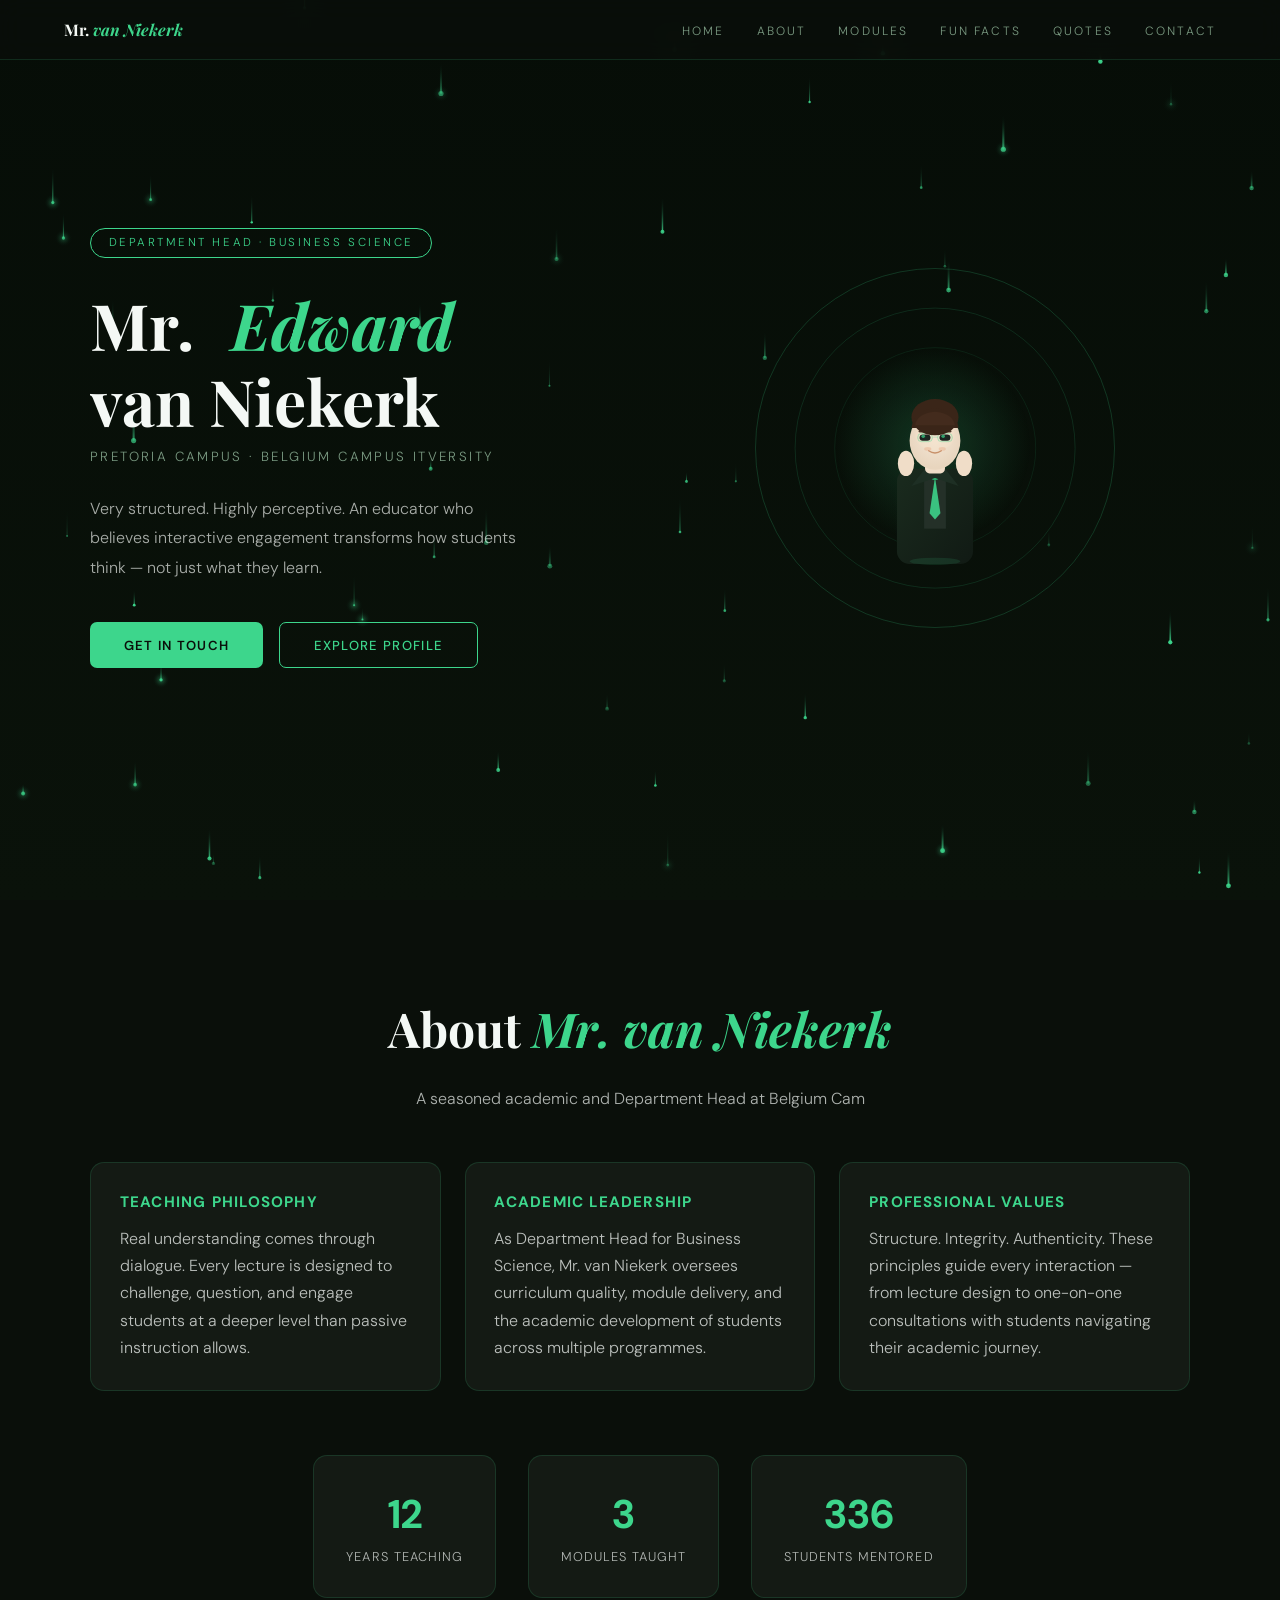
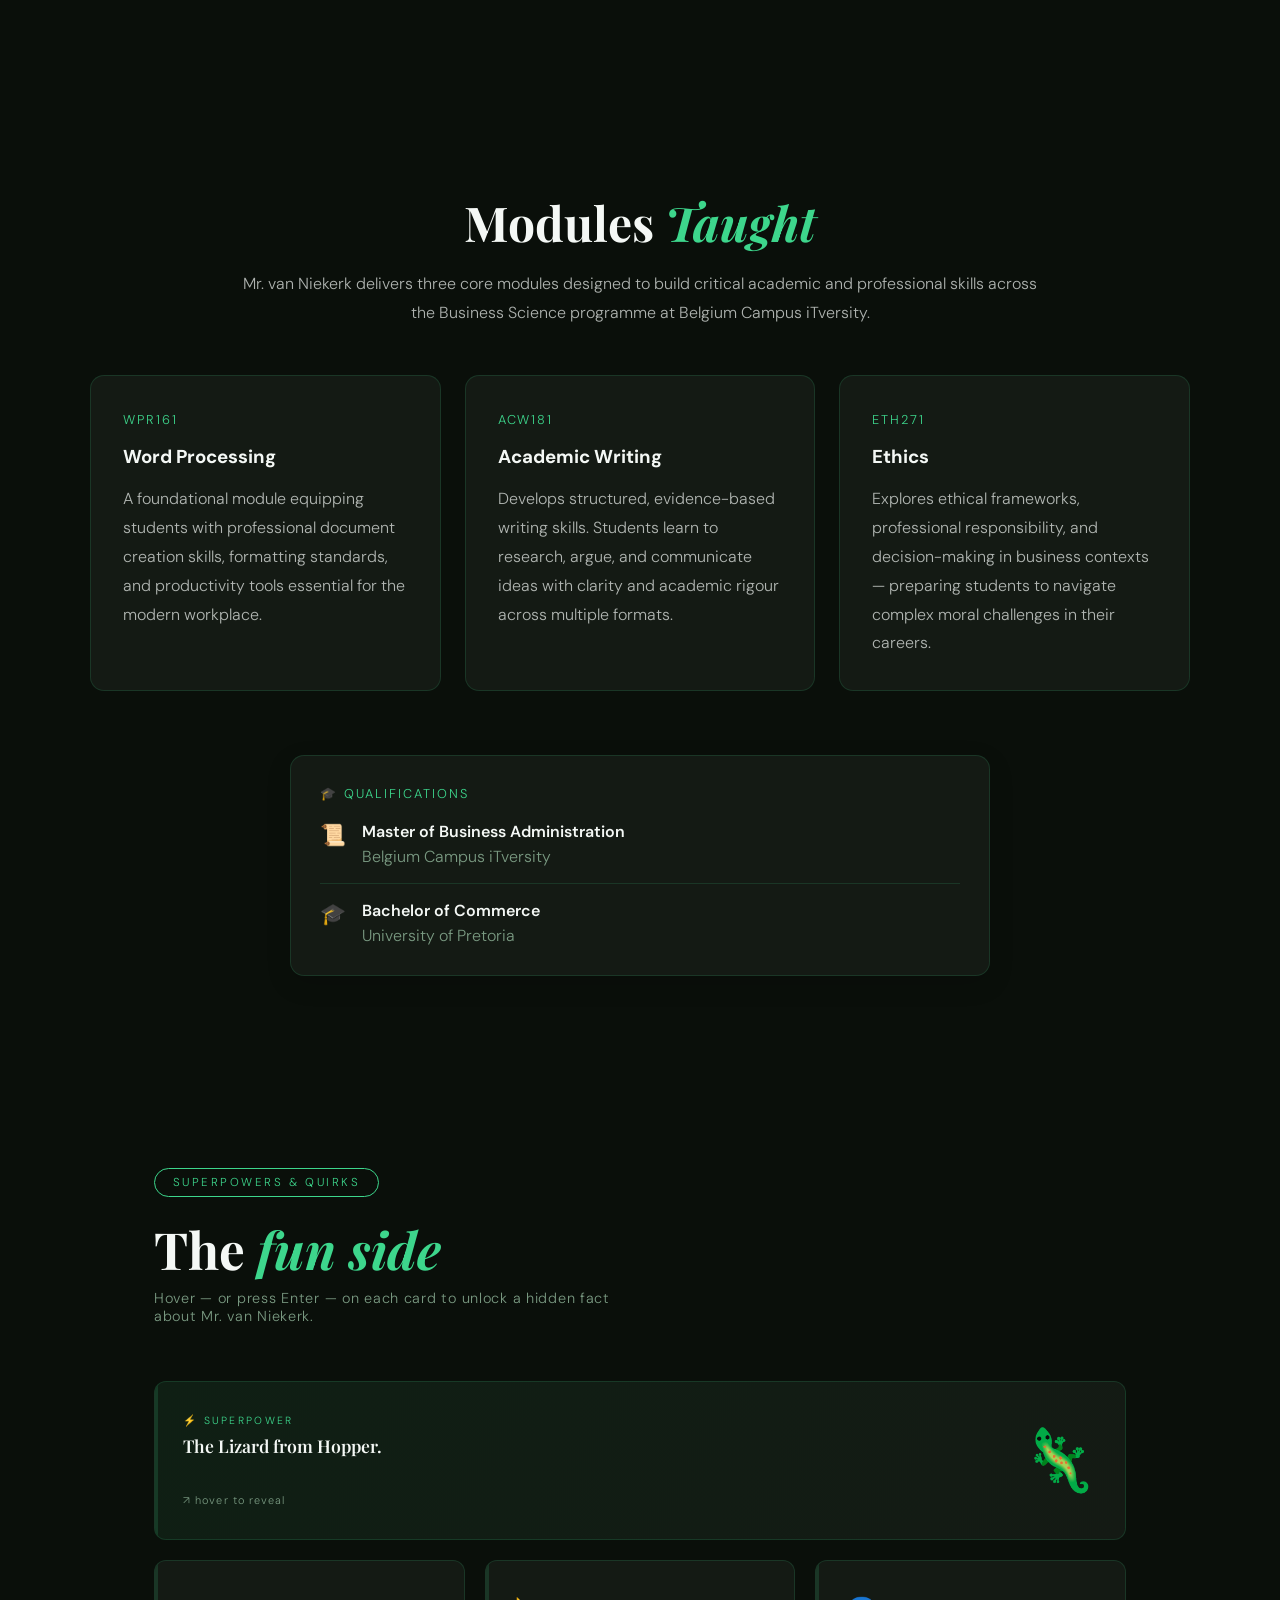
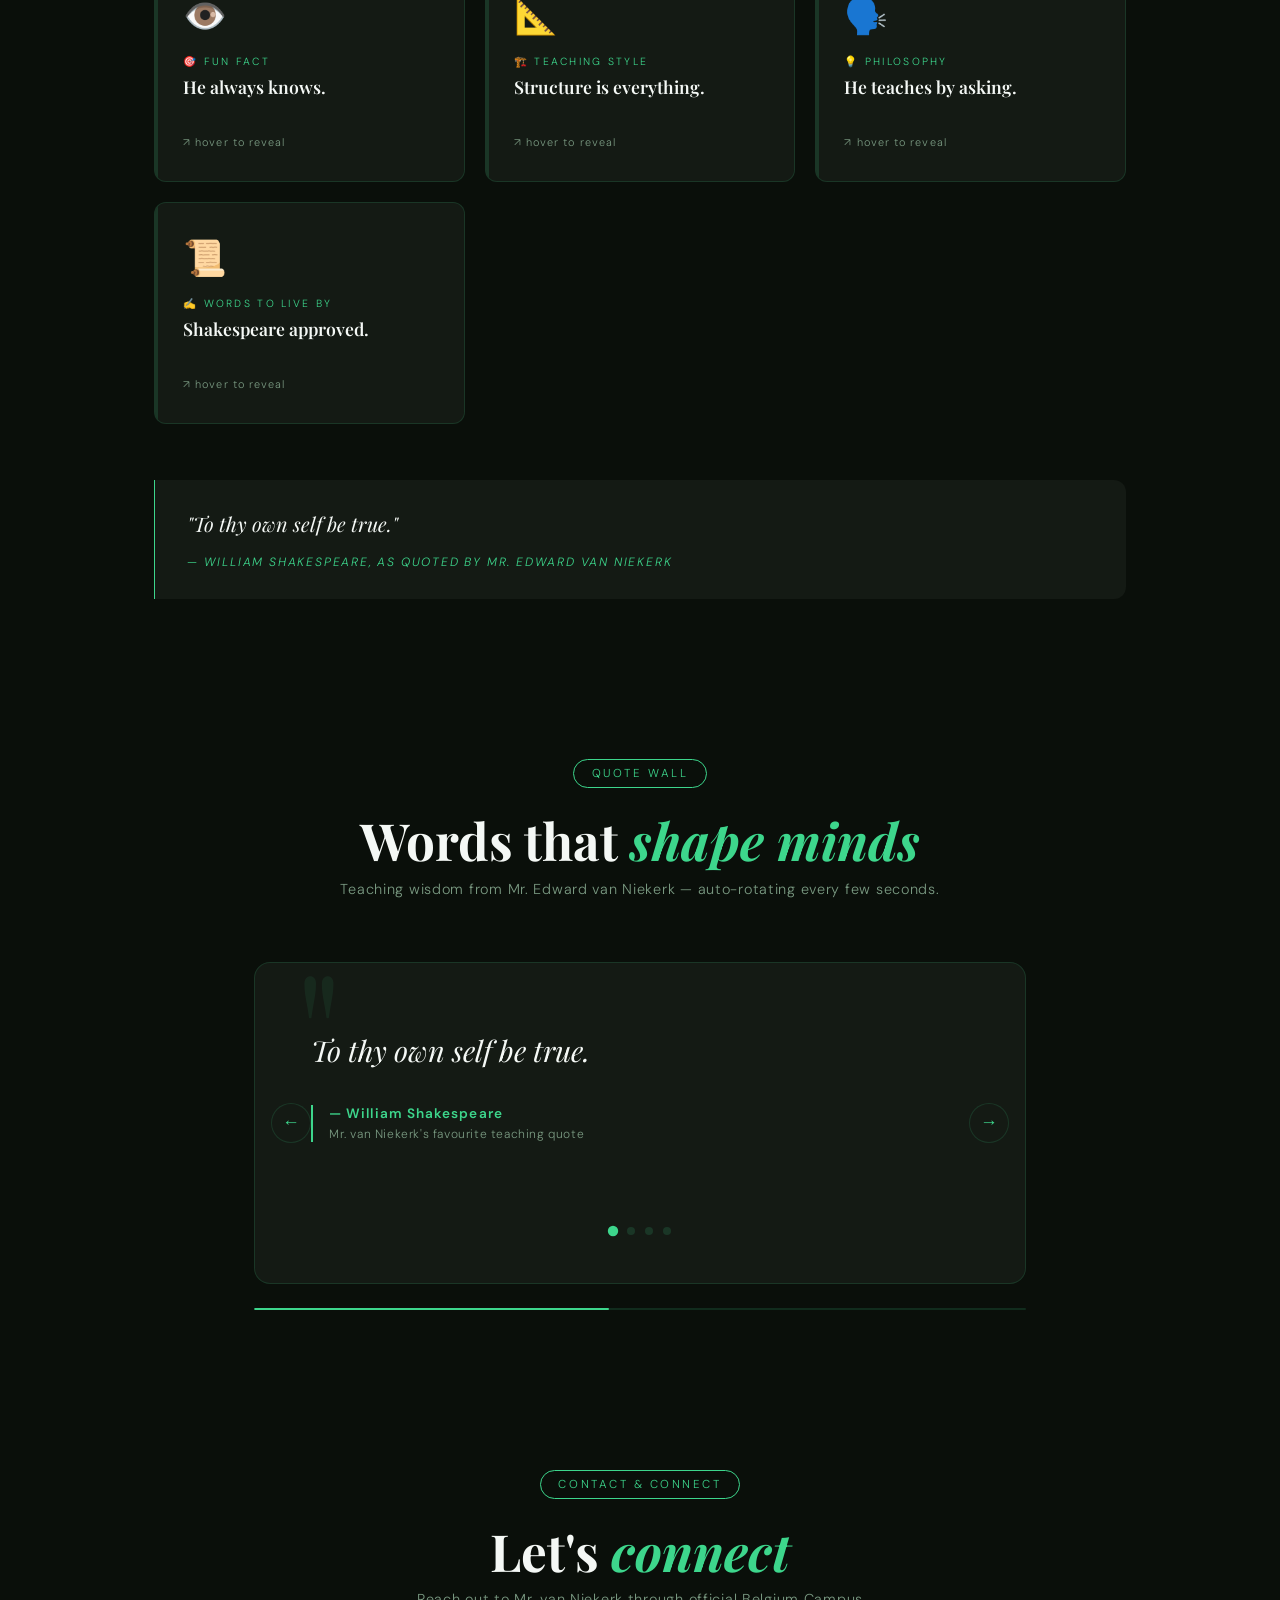
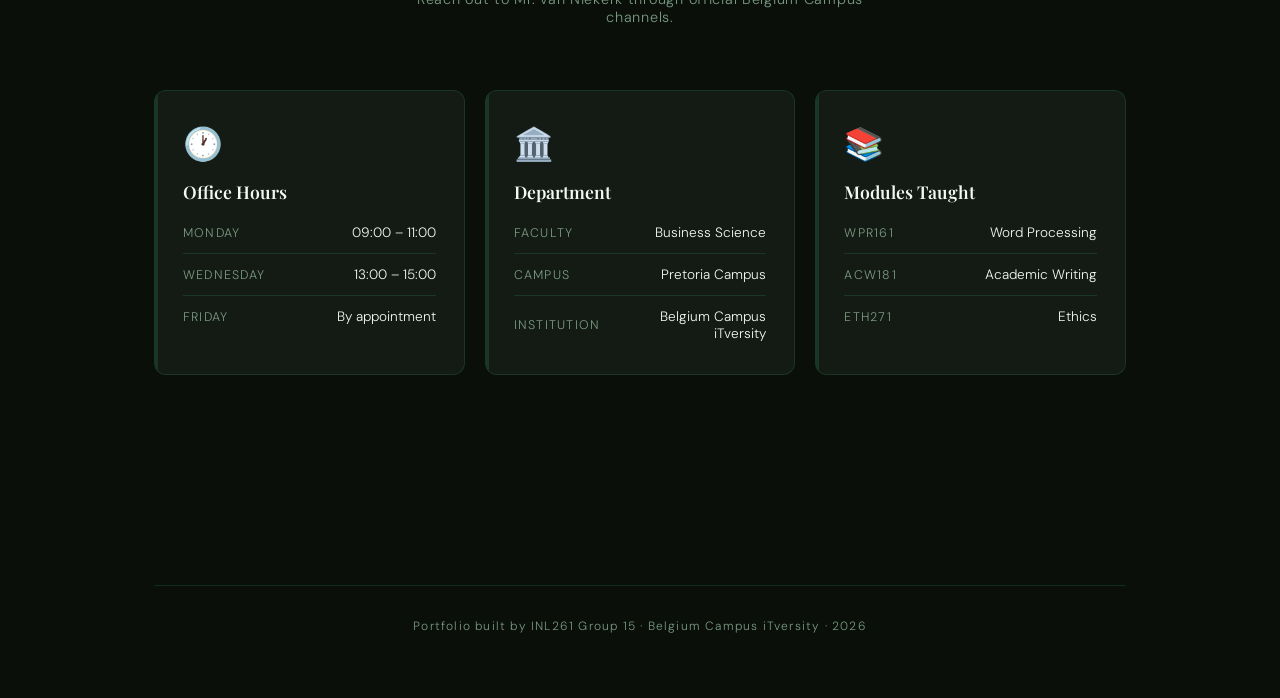
<file: index.html>
<!DOCTYPE html>
<html lang="en">
<head>
  <meta charset="UTF-8" />
  <meta name="viewport" content="width=device-width, initial-scale=1.0" />
  <title>Mr. Edward van Niekerk — Lecturer Portfolio</title>

  <!-- ── FONTS ── -->
  <link href="https://fonts.googleapis.com/css2?family=Playfair+Display:ital,wght@0,400;0,700;1,400;1,700&family=DM+Sans:wght@300;400;500;600&display=swap" rel="stylesheet" />

  <!-- ── CSS FILES (one per section) ── -->
  <link rel="stylesheet" href="hero-section.css" />
  <link rel="stylesheet" href="About.css" />
  <link rel="stylesheet" href="Modules.css" />
  <link rel="stylesheet" href="fun-facts-section.css" />
  <link rel="stylesheet" href="quote-wall.css" />
  <link rel="stylesheet" href="contact-section.css" />

  <!-- ── NAVIGATION STYLES ── -->
  <style>
    /* ── NAV ── */
    :root {
      --black:      #0a0f0a;
      --card:       #141a14;
      --mint:       #3dd68c;
      --mint-faint: rgba(61, 214, 140, 0.06);
      --white:      #f4f8f5;
      --muted:      #7a9a82;
      --border:     rgba(61, 214, 140, 0.15);
    }

    * { margin: 0; padding: 0; box-sizing: border-box; }
    html { scroll-behavior: smooth; }

    body {
      background: var(--black);
      color: var(--white);
      font-family: 'DM Sans', sans-serif;
      overflow-x: hidden;
    }

    /* Fixed navigation bar */
    #navbar {
      position: fixed;
      top: 0; left: 0; right: 0;
      z-index: 999;
      background: rgba(10, 15, 10, 0.85);
      backdrop-filter: blur(12px);
      border-bottom: 0.5px solid var(--border);
      padding: 0 4rem;
      height: 60px;
      display: flex;
      align-items: center;
      justify-content: space-between;
    }

    .nav-logo {
      font-family: 'Playfair Display', serif;
      font-size: 1rem;
      font-weight: 700;
      color: var(--white);
      text-decoration: none;
    }

    .nav-logo span {
      color: var(--mint);
      font-style: italic;
    }

    .nav-links {
      display: flex;
      gap: 2rem;
      list-style: none;
    }

    .nav-links a {
      font-size: 0.75rem;
      letter-spacing: 0.18em;
      text-transform: uppercase;
      color: var(--muted);
      text-decoration: none;
      transition: color 0.3s;
      /* ACCESSIBILITY FIX: Remove default outline suppression so
         focus-visible styles below can apply cleanly */
      outline: none;
      border-radius: 3px;
    }

    .nav-links a:hover {
      color: var(--mint);
    }

    /* ACCESSIBILITY FIX (Section 1): Nav links had no focus indicator.
       Using :focus-visible so the ring only shows for keyboard navigation,
       not mouse clicks, satisfying WCAG 2.1 Level AA 2.4.7. */
    .nav-links a:focus-visible {
      color: var(--mint);
      box-shadow: 0 0 0 2px rgba(61, 214, 140, 0.7);
    }

    /* ACCESSIBILITY FIX (Section 1): Hero CTA buttons focus indicator. */
    .btn-primary:focus-visible,
    .btn-ghost:focus-visible {
      outline: none;
      box-shadow: 0 0 0 3px rgba(61, 214, 140, 0.6);
    }

    /* Hamburger for mobile */
    .nav-toggle {
      display: none;
      flex-direction: column;
      gap: 5px;
      cursor: pointer;
      background: none;
      border: none;
      padding: 4px;
    }

    .nav-toggle:focus-visible {
      outline: 2px solid var(--mint);
      border-radius: 3px;
    }

    .nav-toggle span {
      display: block;
      width: 24px;
      height: 1.5px;
      background: var(--white);
      transition: all 0.3s;
    }

    /* Push all sections below navbar */
    #hero {
      padding-top: 60px;
    }

    @media (max-width: 768px) {
      #navbar { padding: 0 1.5rem; }

      .nav-toggle { display: flex; }

      .nav-links {
        display: none;
        position: absolute;
        top: 60px; left: 0; right: 0;
        background: rgba(10, 15, 10, 0.97);
        flex-direction: column;
        gap: 0;
        border-bottom: 0.5px solid var(--border);
      }

      .nav-links.open { display: flex; }

      .nav-links li { border-top: 0.5px solid var(--border); }

      .nav-links a {
        display: block;
        padding: 1rem 1.5rem;
      }
    }
  </style>
</head>
<body>

  <!-- ══════════════════════════════════════
       NAVIGATION
  ══════════════════════════════════════ -->
  <nav id="navbar">
    <a href="#hero" class="nav-logo">Mr. <span>van Niekerk</span></a>
    <button class="nav-toggle" id="navToggle" aria-label="Toggle menu">
      <span></span><span></span><span></span>
    </button>
    <ul class="nav-links" id="navLinks">
      <li><a href="#hero">Home</a></li>
      <li><a href="#about">About</a></li>
      <li><a href="#modules">Modules</a></li>
      <li><a href="#fun-facts">Fun Facts</a></li>
      <li><a href="#quotes">Quotes</a></li>
      <li><a href="#contact">Contact</a></li>
    </ul>
  </nav>

  <!-- ══════════════════════════════════════
       SECTION 1 — HERO (Iola Lesolang)
  ══════════════════════════════════════ -->
  <canvas id="particleCanvas"></canvas>

  <section id="hero">
    <div class="hero-inner">

      <div class="hero-text">
        <span class="hero-badge">Department Head · Business Science</span>
        <h1 class="hero-name">
          <span class="word">Mr.</span>
          <span class="word accent">Edward</span>
          <span class="word">van Niekerk</span>
        </h1>
        <p class="hero-role">Pretoria Campus · Belgium Campus iTversity</p>
        <p class="hero-tagline">
          Very structured. Highly perceptive. An educator who believes
          interactive engagement transforms how students think —
          not just what they learn.
        </p>
        <div class="hero-cta">
          <a href="#contact" class="btn-primary">Get in Touch</a>
          <a href="#about" class="btn-ghost">Explore Profile</a>
        </div>
      </div>

      <div class="hero-avatar">
        <div class="avatar-stage">
          <div class="orbit orbit-1"></div>
          <div class="orbit orbit-2"></div>
          <div class="orbit orbit-3"></div>
          <div class="avatar-glow"></div>
          <svg class="avatar-svg" viewBox="0 0 200 320" xmlns="http://www.w3.org/2000/svg" aria-label="Animated avatar of Mr. Edward van Niekerk" role="img">
            <defs>
              <radialGradient id="faceGrad" cx="50%" cy="40%" r="55%">
                <stop offset="0%" stop-color="#f5e8d8"/>
                <stop offset="100%" stop-color="#e8d5be"/>
              </radialGradient>
              <radialGradient id="glassLens" cx="50%" cy="50%" r="50%">
                <stop offset="0%" stop-color="rgba(61,214,140,0.14)"/>
                <stop offset="100%" stop-color="rgba(61,214,140,0.03)"/>
              </radialGradient>
              <radialGradient id="bodyGlow" cx="50%" cy="50%" r="50%">
                <stop offset="0%" stop-color="rgba(61,214,140,0.30)"/>
                <stop offset="100%" stop-color="transparent"/>
              </radialGradient>
              <linearGradient id="suitGrad" x1="0%" y1="0%" x2="100%" y2="100%">
                <stop offset="0%" stop-color="#1a2b1e"/>
                <stop offset="100%" stop-color="#111a14"/>
              </linearGradient>
            </defs>
            <ellipse cx="100" cy="225" rx="52" ry="58" fill="url(#bodyGlow)" opacity="0.55"/>
            <rect x="58" y="183" width="84" height="105" rx="14" fill="url(#suitGrad)"/>
            <rect x="88" y="184" width="24" height="65" fill="#243028"/>
            <polygon points="100,192 94,232 100,239 106,232" fill="#3dd68c" opacity="0.88"/>
            <rect x="96" y="188" width="8" height="7" rx="2" fill="#2bbf78"/>
            <path d="M 88 184 L 74 202 L 100 193 L 126 202 L 112 184" fill="#1e2f24"/>
            <rect x="89" y="166" width="22" height="22" rx="5" fill="#f0ddc8"/>
            <ellipse cx="100" cy="152" rx="28" ry="32" fill="url(#faceGrad)"/>
            <ellipse cx="100" cy="145" rx="22" ry="18" fill="#f5e0c8" opacity="0.4"/>
            <g class="eye-group">
              <rect x="83" y="145" width="12" height="7" rx="3.5" fill="#1a1a1a"/>
              <rect x="105" y="145" width="12" height="7" rx="3.5" fill="#1a1a1a"/>
              <circle cx="87" cy="147" r="2" fill="#3dd68c" opacity="0.7"/>
              <circle cx="109" cy="147" r="2" fill="#3dd68c" opacity="0.7"/>
              <rect x="82" y="140" width="14" height="3" rx="1.5" fill="#4a3728"/>
              <rect x="104" y="140" width="14" height="3" rx="1.5" fill="#4a3728"/>
              <rect x="81" y="144" width="16" height="9" rx="4" fill="none" stroke="rgba(61,214,140,0.5)" stroke-width="0.8"/>
              <rect x="103" y="144" width="16" height="9" rx="4" fill="none" stroke="rgba(61,214,140,0.5)" stroke-width="0.8"/>
              <rect x="80" y="143" width="18" height="11" rx="5" fill="url(#glassLens)" opacity="0.6"/>
              <rect x="102" y="143" width="18" height="11" rx="5" fill="url(#glassLens)" opacity="0.6"/>
              <line x1="98" y1="148" x2="103" y2="148" stroke="rgba(61,214,140,0.4)" stroke-width="0.8"/>
            </g>
            <path d="M 93 163 Q 100 168 107 163" stroke="#c8916a" stroke-width="1.5" fill="none" stroke-linecap="round"/>
            <ellipse cx="92" cy="161" rx="4" ry="2" fill="#e8a882" opacity="0.4"/>
            <ellipse cx="108" cy="161" rx="4" ry="2" fill="#e8a882" opacity="0.4"/>
            <ellipse cx="100" cy="126" rx="26" ry="20" fill="#3a2518"/>
            <path d="M 74 138 Q 76 118 100 116 Q 124 118 126 138" fill="#3a2518"/>
            <path d="M 78 135 Q 80 122 100 120 Q 120 122 122 135" fill="#4a3020" opacity="0.6"/>
            <ellipse cx="68" cy="177" rx="9" ry="14" fill="#f0ddc8"/>
            <ellipse cx="132" cy="177" rx="9" ry="14" fill="#f0ddc8"/>
            <ellipse cx="100" cy="285" rx="28" ry="4" fill="rgba(61,214,140,0.12)"/>
          </svg>
        </div>
      </div>

    </div>
  </section>

  <!-- ══════════════════════════════════════
       SECTION 2 — ABOUT (Content Lead)
  ══════════════════════════════════════ -->
  <section id="about">
    <h2>About <span style="font-style:italic;color:var(--mint)">Mr. van Niekerk</span></h2>
    <p>
      A seasoned academic and Department Head at Belgium Campus iTversity, Mr. Edward van Niekerk
      brings structure, insight, and a deeply interactive teaching philosophy to every classroom.
      With years of experience in Business Science education, he shapes future professionals through
      rigorous engagement, ethical grounding, and a precise, perceptive approach to learning.
    </p>
    <div class="about-container">
      <div class="about-card">
        <h3>Teaching Philosophy</h3>
        <p>Real understanding comes through dialogue. Every lecture is designed to challenge, question, and engage students at a deeper level than passive instruction allows.</p>
      </div>
      <div class="about-card">
        <h3>Academic Leadership</h3>
        <p>As Department Head for Business Science, Mr. van Niekerk oversees curriculum quality, module delivery, and the academic development of students across multiple programmes.</p>
      </div>
      <div class="about-card">
        <h3>Professional Values</h3>
        <p>Structure. Integrity. Authenticity. These principles guide every interaction — from lecture design to one-on-one consultations with students navigating their academic journey.</p>
      </div>
    </div>
    <div class="about-stats">
      <div class="stat-box">
        <div class="about-counter" data-target="12">0</div>
        <p>Years Teaching</p>
      </div>
      <div class="stat-box">
        <div class="about-counter" data-target="3">0</div>
        <p>Modules Taught</p>
      </div>
      <div class="stat-box">
        <div class="about-counter" data-target="500">0</div>
        <p>Students Mentored</p>
      </div>
    </div>
  </section>

  <!-- ══════════════════════════════════════
       SECTION 3 — MODULES
  ══════════════════════════════════════ -->
  <section id="modules">
    <h2>Modules <span style="font-style:italic;color:var(--mint)">Taught</span></h2>
    <p class="modules-intro">
      Mr. van Niekerk delivers three core modules designed to build critical academic and professional skills
      across the Business Science programme at Belgium Campus iTversity.
    </p>
    <div class="modules-grid">
      <div class="module-card">
        <span class="module-code">WPR161</span>
        <h3>Word Processing</h3>
        <p>A foundational module equipping students with professional document creation skills, formatting standards, and productivity tools essential for the modern workplace.</p>
      </div>
      <div class="module-card">
        <span class="module-code">ACW181</span>
        <h3>Academic Writing</h3>
        <p>Develops structured, evidence-based writing skills. Students learn to research, argue, and communicate ideas with clarity and academic rigour across multiple formats.</p>
      </div>
      <div class="module-card">
        <span class="module-code">ETH271</span>
        <h3>Ethics</h3>
        <p>Explores ethical frameworks, professional responsibility, and decision-making in business contexts — preparing students to navigate complex moral challenges in their careers.</p>
      </div>
    </div>
    <div class="qualifications-card">
      <p class="qual-label">🎓 Qualifications</p>
      <div class="qual-item">
        <span class="qual-icon">📜</span>
        <div>
          <p class="qual-degree">Master of Business Administration</p>
          <p class="qual-institution">Belgium Campus iTversity</p>
        </div>
      </div>
      <div class="qual-divider"></div>
      <div class="qual-item">
        <span class="qual-icon">🎓</span>
        <div>
          <p class="qual-degree">Bachelor of Commerce</p>
          <p class="qual-institution">University of Pretoria</p>
        </div>
      </div>
    </div>
  </section>

  <!-- ══════════════════════════════════════
       SECTION 4 — FUN FACTS (Othniel Kasper)
  ══════════════════════════════════════ -->
  <section id="fun-facts">

    <span class="section-badge fade-in">Superpowers & Quirks</span>
    <h2 class="section-title fade-in">The <span class="accent">fun side</span></h2>
    <p class="funsection-subtitle fade-in">Hover — or press Enter — on each card to unlock a hidden fact about Mr. van Niekerk.</p>

    <div class="cards-grid">

      <div class="card card-hero fade-in" tabindex="0" role="button" aria-label="Fun fact: the lizard superpower">
        <div>
          <div class="card-accent"></div>
          <span class="card-tag">⚡ Superpower</span>
          <h3 class="card-title">The Lizard from Hopper.</h3>
          <div class="card-reveal">
            <p>Like the Lizard from Hopper, Mr. van Niekerk possesses lightning-fast perception and adaptability. His superpower is reading a room — and a student — with uncanny precision.</p>
          </div>
          <p class="card-hint">↗ hover to reveal</p>
        </div>
        <span class="card-emoji">🦎</span>
      </div>

      <div class="card fade-in" tabindex="0" role="button" aria-label="Fun fact: all in the eyes">
        <div class="card-accent"></div>
        <span class="card-emoji">👁️</span>
        <span class="card-tag">🎯 Fun Fact</span>
        <h3 class="card-title">He always knows.</h3>
        <div class="card-reveal">
          <p>Mr. van Niekerk can tell when a student is cheating — or simply lost — just by looking at them. It's all in the eyes. Don't try it.</p>
        </div>
        <p class="card-hint">↗ hover to reveal</p>
      </div>

      <div class="card fade-in" tabindex="0" role="button" aria-label="Fun fact: structure">
        <div class="card-accent"></div>
        <span class="card-emoji">📐</span>
        <span class="card-tag">🏗️ Teaching Style</span>
        <h3 class="card-title">Structure is everything.</h3>
        <div class="card-reveal">
          <p>His professional tagline says it all — "Very Structured." Every lecture, every explanation, every interaction is deliberate, ordered, and purposeful.</p>
        </div>
        <p class="card-hint">↗ hover to reveal</p>
      </div>

      <div class="card fade-in" tabindex="0" role="button" aria-label="Fun fact: teaching philosophy">
        <div class="card-accent"></div>
        <span class="card-emoji">🗣️</span>
        <span class="card-tag">💡 Philosophy</span>
        <h3 class="card-title">He teaches by asking.</h3>
        <div class="card-reveal">
          <p>Interactive. Engaging. Question-driven. Mr. van Niekerk believes real understanding only comes through dialogue — so expect to be called on.</p>
        </div>
        <p class="card-hint">↗ hover to reveal</p>
      </div>

      <div class="card fade-in" tabindex="0" role="button" aria-label="Fun fact: Shakespeare quote">
        <div class="card-accent"></div>
        <span class="card-emoji">📜</span>
        <span class="card-tag">✍️ Words to Live By</span>
        <h3 class="card-title">Shakespeare approved.</h3>
        <div class="card-reveal">
          <p>His favourite quote: "To thy own self be true." A reminder he carries into every classroom — be authentic, be honest, and own who you are.</p>
        </div>
        <p class="card-hint">↗ hover to reveal</p>
      </div>

    </div>

    <div class="bottom-quote fade-in">
      <blockquote>"To thy own self be true."</blockquote>
      <cite>— William Shakespeare, as quoted by Mr. Edward van Niekerk</cite>
    </div>

  </section>

  <!-- ══════════════════════════════════════
       SECTION 5 — QUOTE WALL (Iola Lesolang)
  ══════════════════════════════════════ -->
  <section id="quotes">

    <div class="section-header">
      <span class="section-badge fade-in">Quote Wall</span>
      <h2 class="section-title fade-in">Words that <span class="accent">shape minds</span></h2>
      <p class="quotesection-subtitle fade-in">Teaching wisdom from Mr. Edward van Niekerk — auto-rotating every few seconds.</p>
    </div>

    <div class="carousel-wrapper fade-in">
      <div class="quote-mark">"</div>
      <div class="carousel">

        <div class="quote-slide active">
          <blockquote class="quote-text">To thy own self be true.</blockquote>
          <div class="quote-meta">
            <span class="quote-author">— William Shakespeare</span>
            <span class="quote-context">Mr. van Niekerk's favourite teaching quote</span>
          </div>
        </div>

        <div class="quote-slide">
          <blockquote class="quote-text">Real understanding only comes through dialogue — not silence.</blockquote>
          <div class="quote-meta">
            <span class="quote-author">— Mr. Edward van Niekerk</span>
            <span class="quote-context">On interactive learning</span>
          </div>
        </div>

        <div class="quote-slide">
          <blockquote class="quote-text">Structure is not a limitation. It is the foundation of freedom.</blockquote>
          <div class="quote-meta">
            <span class="quote-author">— Mr. Edward van Niekerk</span>
            <span class="quote-context">On his teaching philosophy</span>
          </div>
        </div>

        <div class="quote-slide">
          <blockquote class="quote-text">I can see it in your eyes — whether you understand or not. Don't pretend.</blockquote>
          <div class="quote-meta">
            <span class="quote-author">— Mr. Edward van Niekerk</span>
            <span class="quote-context">To his students</span>
          </div>
        </div>

      </div>

      <div class="carousel-dots">
        <button class="dot active" aria-label="Quote 1"></button>
        <button class="dot" aria-label="Quote 2"></button>
        <button class="dot" aria-label="Quote 3"></button>
        <button class="dot" aria-label="Quote 4"></button>
      </div>

      <!-- ACCESSIBILITY FIX (Section 4): prev/next buttons are now included
           in the tab order (tabindex="0" is the default for <button>).
           :focus-visible styles are added in quote-wall.css. -->
      <div class="carousel-controls">
        <button class="ctrl-btn" id="prevBtn" aria-label="Previous quote">&#8592;</button>
        <button class="ctrl-btn" id="nextBtn" aria-label="Next quote">&#8594;</button>
      </div>

    </div>

    <div class="progress-bar">
      <div class="progress-fill" id="progressFill"></div>
    </div>

  </section>

  <!-- ══════════════════════════════════════
       SECTION 6 — CONTACT (Bophelo Rantho)
  ══════════════════════════════════════ -->
  <section id="contact">

    <div class="section-header">
      <span class="section-badge fade-in">Contact & Connect</span>
      <h2 class="section-title fade-in">Let's <span class="accent">connect</span></h2>
       <p class="consection-subtitle fade-in">Reach out to Mr. van Niekerk through official Belgium Campus channels.</p>
    </div>

    <div class="contact-grid">

      <!-- ACCESSIBILITY FIX (Section 5): Contact info cards were plain <div>s
           with no tabindex, so keyboard focus skipped straight past them.
           Added tabindex="0" to each card so keyboard users can reach and
           read the Office Hours, Department, and Modules Taught content. -->
      <div class="contact-card fade-in" tabindex="0">
        <div class="card-accent"></div>
        <span class="card-icon">🕐</span>
        <h3 class="card-title">Office Hours</h3>
        <ul class="info-list">
          <li><span class="info-label">Monday</span><span class="info-value">09:00 – 11:00</span></li>
          <li><span class="info-label">Wednesday</span><span class="info-value">13:00 – 15:00</span></li>
          <li><span class="info-label">Friday</span><span class="info-value">By appointment</span></li>
        </ul>
      </div>

      <div class="contact-card fade-in" tabindex="0">
        <div class="card-accent"></div>
        <span class="card-icon">🏛️</span>
        <h3 class="card-title">Department</h3>
        <ul class="info-list">
          <li><span class="info-label">Faculty</span><span class="info-value">Business Science</span></li>
          <li><span class="info-label">Campus</span><span class="info-value">Pretoria Campus</span></li>
          <li><span class="info-label">Institution</span><span class="info-value">Belgium Campus iTversity</span></li>
        </ul>
      </div>

      <div class="contact-card fade-in" tabindex="0">
        <div class="card-accent"></div>
        <span class="card-icon">📚</span>
        <h3 class="card-title">Modules Taught</h3>
        <ul class="info-list">
          <li><span class="info-label">WPR161</span><span class="info-value">Word Processing</span></li>
          <li><span class="info-label">ACW181</span><span class="info-value">Academic Writing</span></li>
          <li><span class="info-label">ETH271</span><span class="info-value">Ethics</span></li>
        </ul>
      </div>

    </div>

    <div class="cta-wrapper fade-in">
      <p class="cta-note">For academic enquiries, please use official Belgium Campus communication channels.</p>
      <a href="https://www.belgiumcampus.ac.za" target="_blank" class="btn-primary">
        Visit Belgium Campus <span class="btn-arrow">↗</span>
      </a>
    </div>

    <div class="footer-line fade-in">
      <p>Portfolio built by INL261 Group 15 · Belgium Campus iTversity · 2026</p>
    </div>

  </section>

  <!-- ══════════════════════════════════════
       JAVASCRIPT FILES (one per section)
  ══════════════════════════════════════ -->
  <script src="hero-section.js"></script>
  <script src="About.js"></script>
  <script src="Modules.js"></script>
  <script src="fun-facts-section.js"></script>
  <script src="quote-wall.js"></script>
  <script src="contact-section.js"></script>

  <!-- Navigation toggle script -->
  <script>
    const navToggle = document.getElementById('navToggle');
    const navLinks  = document.getElementById('navLinks');
    navToggle.addEventListener('click', () => {
      navLinks.classList.toggle('open');
    });
    // Close menu when a link is clicked
    navLinks.querySelectorAll('a').forEach(link => {
      link.addEventListener('click', () => navLinks.classList.remove('open'));
    });
  </script>

</body>
</html>
</file>
<file: hero-section.css>
/* ============================================================

   hero.css  —  Animated Hero Section

   Edward van Niekerk Portfolio · INL261 Group 15

   UI / Animation Lead responsibility

   ============================================================ */
 
/* ── CSS VARIABLES ── */

:root {

  --black:      #0a0f0a;

  --card:       #141a14;

  --mint:       #3dd68c;

  --mint-glow:  rgba(61, 214, 140, 0.18);

  --mint-faint: rgba(61, 214, 140, 0.06);

  --white:      #f4f8f5;

  --muted:      #7a9a82;

  --border:     rgba(61, 214, 140, 0.15);

}
 
/* ── RESET & BASE ── */

*, *::before, *::after { margin: 0; padding: 0; box-sizing: border-box; }

html { scroll-behavior: smooth; }
 
body {

  background: var(--black);

  color: var(--white);

  font-family: 'DM Sans', sans-serif;

  font-weight: 300;

  overflow-x: hidden;

  min-height: 100vh;

}
 
/* ── PARTICLE CANVAS ── */

#particleCanvas {

  position: fixed;

  top: 0; left: 0;

  width: 100%; height: 100%;

  z-index: 0;

  pointer-events: none;

}
 
/* ── HERO SECTION ── */

#hero {

  position: relative;

  z-index: 1;

  min-height: 100vh;

  display: flex;

  align-items: center;

  justify-content: center;

  padding: 6rem 4rem 4rem;

}
 
.hero-inner {

  display: grid;

  grid-template-columns: 1fr 1fr;

  gap: 5rem;

  align-items: center;

  max-width: 1100px;

  width: 100%;

}
 
/* ── BADGE PILL ── */

.hero-badge {

  display: inline-block;

  font-size: 0.72rem;

  letter-spacing: 0.22em;

  text-transform: uppercase;

  color: var(--mint);

  border: 0.5px solid var(--mint);

  padding: 0.38rem 1.1rem;

  border-radius: 100px;

  margin-bottom: 2rem;

  opacity: 0;

  transform: translateY(14px);

  animation: fadeUp 0.7s 0.1s ease-out forwards;

}
 
/* ── NAME REVEAL ── */

.hero-name {

  font-family: 'Playfair Display', serif;

  font-size: clamp(2.6rem, 5vw, 4.2rem);

  line-height: 1.1;

  margin-bottom: 0.7rem;

  overflow: hidden;

}
 
.hero-name .word {

  display: inline-block;

  margin-right: 0.35em;

  opacity: 0;

  transform: translateY(100%);

  animation: wordReveal 0.75s ease-out forwards;

}
 
.hero-name .word:nth-child(1) { animation-delay: 0.3s; }

.hero-name .word:nth-child(2) { animation-delay: 0.52s; }

.hero-name .word:nth-child(3) { animation-delay: 0.74s; display: block; margin-top: 0.1em; }
 
.hero-name .word.accent {

  font-style: italic;

  color: var(--mint);

}
 
/* ── ROLE LINE ── */

.hero-role {

  font-size: 0.83rem;

  letter-spacing: 0.18em;

  text-transform: uppercase;

  color: var(--muted);

  margin-bottom: 1.8rem;

  opacity: 0;

  transform: translateY(12px);

  animation: fadeUp 0.7s 1s ease-out forwards;

}
 
/* ── TAGLINE ── */

.hero-tagline {

  font-size: 1rem;

  line-height: 1.85;

  color: rgba(244, 248, 245, 0.68);

  max-width: 440px;

  margin-bottom: 2.5rem;

  opacity: 0;

  transform: translateY(12px);

  animation: fadeUp 0.7s 1.2s ease-out forwards;

}
 
/* ── CTA ROW ── */

.hero-cta {

  display: flex;

  gap: 1rem;

  flex-wrap: wrap;

  opacity: 0;

  transform: translateY(12px);

  animation: fadeUp 0.7s 1.4s ease-out forwards;

}
 
/* Primary button */

.btn-primary {

  padding: 0.82rem 2.1rem;

  background: var(--mint);

  color: var(--black);

  border: none;

  border-radius: 7px;

  font-family: 'DM Sans', sans-serif;

  font-size: 0.82rem;

  font-weight: 600;

  letter-spacing: 0.1em;

  text-transform: uppercase;

  cursor: pointer;

  text-decoration: none;

  transition: transform 0.22s, box-shadow 0.22s;

}

.btn-primary:hover {

  transform: translateY(-3px);

  box-shadow: 0 10px 36px rgba(61, 214, 140, 0.38);

}

.btn-primary:active { transform: translateY(-1px); }
 
/* Ghost button */

.btn-ghost {

  padding: 0.82rem 2.1rem;

  background: transparent;

  color: var(--mint);

  border: 0.5px solid var(--mint);

  border-radius: 7px;

  font-family: 'DM Sans', sans-serif;

  font-size: 0.82rem;

  font-weight: 500;

  letter-spacing: 0.1em;

  text-transform: uppercase;

  cursor: pointer;

  text-decoration: none;

  transition: background 0.28s;

}

.btn-ghost:hover { background: var(--mint-faint); }
 
/* ── AVATAR ── */

.hero-avatar {

  display: flex;

  justify-content: center;

  align-items: center;

  opacity: 0;

  animation: fadeIn 1.2s 0.5s ease-out forwards;

}
 
.avatar-stage {

  position: relative;

  width: 360px;

  height: 360px;

}
 
/* Orbit rings */

.orbit {

  position: absolute;

  border-radius: 50%;

  border: 0.5px solid var(--mint);

  top: 50%; left: 50%;

  transform: translate(-50%, -50%);

}

.orbit-1 { width: 100%; height: 100%; opacity: 0.20; animation: spin 22s linear infinite; }

.orbit-2 { width: 78%;  height: 78%;  opacity: 0.14; animation: spin 15s linear infinite reverse; }

.orbit-3 { width: 56%;  height: 56%;  opacity: 0.09; animation: spin 9s linear infinite; }
 
/* Glow */

.avatar-glow {

  position: absolute;

  width: 55%; height: 55%;

  top: 22%; left: 22%;

  border-radius: 50%;

  background: radial-gradient(circle, rgba(61,214,140,0.20) 0%, transparent 70%);

  animation: glowPulse 3.2s ease-in-out infinite;

}
 
/* SVG */

.avatar-svg {

  position: absolute;

  top: 50%; left: 50%;

  width: 210px;

  height: 290px;

  transform: translate(-50%, -50%);

  animation: float 4.2s ease-in-out infinite;

}
 
/* Eye blink */

.eye-group {

  animation: blink 5s 3s ease-in-out infinite;

  transform-origin: 100px 145px;

}
 
/* ── KEYFRAMES ── */

@keyframes fadeUp {

  from { opacity: 0; transform: translateY(14px); }

  to   { opacity: 1; transform: translateY(0);    }

}

@keyframes wordReveal {

  from { opacity: 0; transform: translateY(100%); }

  to   { opacity: 1; transform: translateY(0);    }

}

@keyframes fadeIn {

  from { opacity: 0; }

  to   { opacity: 1; }

}

@keyframes spin {

  from { transform: translate(-50%, -50%) rotate(0deg);   }

  to   { transform: translate(-50%, -50%) rotate(360deg); }

}

@keyframes glowPulse {

  0%, 100% { opacity: 0.5; transform: scale(1);    }

  50%       { opacity: 1;   transform: scale(1.12); }

}

@keyframes float {

  0%, 100% { transform: translate(-50%, -50%) translateY(0);     }

  50%       { transform: translate(-50%, -50%) translateY(-16px); }

}

@keyframes blink {

  0%, 94%, 100% { transform: scaleY(1);    }

  97%            { transform: scaleY(0.08); }

}
 
/* ── RESPONSIVE ── */

@media (max-width: 860px) {

  #hero { padding: 6rem 2rem 3rem; }

  .hero-inner { grid-template-columns: 1fr; gap: 3rem; text-align: center; }

  .hero-avatar { order: -1; }

  .avatar-stage { width: 260px; height: 260px; }

  .avatar-svg   { width: 155px; height: 215px; }

  .hero-tagline { max-width: 100%; }

  .hero-cta { justify-content: center; }

  .hero-name .word:nth-child(3) { display: inline; margin-left: 0.35em; }

}
</file>
<file: About.css>
/* ── ABOUT SECTION ── */

#about {
  position: relative;
  z-index: 1;
  padding: 6rem 4rem;
  background: transparent;
}

#about h2 {
  text-align: center;
  font-family: 'Playfair Display', serif;
  font-size: clamp(2rem, 4vw, 3rem);
  color: var(--white);
  margin-bottom: 1.5rem;
}

#about > p {
  max-width: 800px;
  margin: 0 auto 3rem;
  text-align: center;
  line-height: 1.9;
  color: rgba(244, 248, 245, 0.7);
  font-size: 1rem;
}

.about-container {
  max-width: 1100px;
  margin: 0 auto;
  display: grid;
  grid-template-columns: repeat(auto-fit, minmax(260px, 1fr));
  gap: 1.5rem;
}

.about-card {
  background: var(--card);
  border: 1px solid var(--border);
  border-radius: 14px;
  padding: 1.8rem;
  transition: all 0.3s ease;
  position: relative;
  overflow: hidden;
}

.about-card::before {
  content: "";
  position: absolute;
  inset: 0;
  background: linear-gradient(
    135deg,
    var(--mint-glow),
    transparent
  );
  opacity: 0;
  transition: opacity 0.3s ease;
}

.about-card:hover {
  transform: translateY(-6px);
  border-color: var(--mint);
  box-shadow: 0 12px 35px rgba(61, 214, 140, 0.15);
}

.about-card:hover::before {
  opacity: 1;
}

.about-card h3 {
  color: var(--mint);
  font-size: 0.95rem;
  letter-spacing: 0.08em;
  text-transform: uppercase;
  margin-bottom: 0.8rem;
  position: relative;
  z-index: 1;
}

.about-card p {
  color: rgba(244, 248, 245, 0.75);
  line-height: 1.7;
  position: relative;
  z-index: 1;
}

/* ── RESPONSIVE ── */
/* BUG FIX: Previously @media (max-width: 860px) {} closed on same line,
   trapping no rules inside and making responsive layout non-functional. */
@media (max-width: 860px) {
  #about {
    padding: 5rem 2rem;
  }

  .about-container {
    grid-template-columns: 1fr;
  }
}

/* ── STATS SECTION ── */

.about-stats {
  display: flex;
  justify-content: center;
  gap: 2rem;
  flex-wrap: wrap;
  margin-top: 4rem;
}

.stat-box {
  min-width: 180px;
  background: var(--card);
  border: 1px solid var(--border);
  border-radius: 14px;
  padding: 2rem;
  text-align: center;
  transition: all 0.3s ease;
}

.stat-box:hover {
  transform: translateY(-5px);
  border-color: var(--mint);
  box-shadow: 0 12px 35px rgba(61,214,140,0.15);
}

.about-counter {
  font-size: 2.5rem;
  font-weight: 700;
  color: var(--mint);
  margin-bottom: 0.5rem;
}

.stat-box p {
  color: rgba(244,248,245,0.7);
  text-transform: uppercase;
  letter-spacing: 0.08em;
  font-size: 0.8rem;
}
</file>
<file: Modules.css>
/* ── MODULES SECTION ── */

#modules {
  padding: 6rem 4rem;
  position: relative;
  z-index: 1;
}

#modules h2 {
  text-align: center;
  font-family: 'Playfair Display', serif;
  font-size: clamp(2rem, 4vw, 3rem);
  color: var(--white);
  margin-bottom: 1rem;
}

.modules-intro {
  text-align: center;
  max-width: 800px;
  margin: 0 auto 3rem;
  line-height: 1.8;
  color: rgba(244,248,245,0.7);
}

.modules-grid {
  max-width: 1100px;
  margin: 0 auto;
  display: grid;
  grid-template-columns: repeat(auto-fit, minmax(280px, 1fr));
  gap: 1.5rem;
}

.module-card {
  background: var(--card);
  border: 1px solid var(--border);
  border-radius: 14px;
  padding: 2rem;
  transition: all 0.3s ease;
  position: relative;
  overflow: hidden;
}

.module-card::before {
  content: "";
  position: absolute;
  inset: 0;
  background: linear-gradient(
    135deg,
    var(--mint-glow),
    transparent
  );
  opacity: 0;
  transition: 0.3s;
}

.module-card:hover {
  transform: translateY(-8px);
  border-color: var(--mint);
  box-shadow: 0 12px 35px rgba(61,214,140,0.15);
}

.module-card:hover::before {
  opacity: 1;
}

.module-code {
  display: inline-block;
  color: var(--mint);
  font-size: 0.8rem;
  letter-spacing: 0.15em;
  text-transform: uppercase;
  margin-bottom: 1rem;
  position: relative;
  z-index: 1;
}

.module-card h3 {
  color: var(--white);
  margin-bottom: 1rem;
  position: relative;
  z-index: 1;
}

.module-card p {
  color: rgba(244,248,245,0.7);
  line-height: 1.8;
  position: relative;
  z-index: 1;
}

/* BUG FIX: Was 'margin-left: 15rem' — a hardcoded pixel guess that breaks
   on laptop and tablet widths. Replaced with 'margin: 4rem auto 0' so the
   card auto-centres correctly at every viewport width. */
.qualifications-card {
  max-width: 700px;
  margin: 4rem auto 0;
  padding: 1.8rem;
  background: var(--card);
  border: 1px solid var(--border);
  border-radius: 14px;
  backdrop-filter: blur(10px);
  box-shadow: 0 8px 25px rgba(0,0,0,0.15);
}

.qual-label {
  color: var(--mint);
  font-size: 0.8rem;
  text-transform: uppercase;
  letter-spacing: 0.15em;
  margin-bottom: 1.2rem;
}

.qual-item {
  display: flex;
  align-items: flex-start;
  gap: 1rem;
}

.qual-icon {
  font-size: 1.3rem;
}

.qual-degree {
  color: var(--white);
  font-weight: 600;
  margin: 0;
}

.qual-institution {
  color: var(--muted);
  margin-top: 0.25rem;
}

.qual-divider {
  height: 1px;
  background: var(--border);
  margin: 1rem 0;
}

/* ── RESPONSIVE ── */

@media (max-width: 860px) {
  #modules {
    padding: 5rem 2rem;
  }
}
</file>
<file: fun-facts-section.css>
/* ============================================================
   fun-facts-section.css  —  Fun Facts & Superpowers Section
   Edward van Niekerk Portfolio · INL261 Group 15
   Ethics & Content Lead — Othniel Kasper
   ============================================================ */

/* ── CSS VARIABLES (matching site theme) ── */
:root {
  --black:      #0a0f0a;
  --card:       #141a14;
  --mint:       #3dd68c;
  --mint-glow:  rgba(61, 214, 140, 0.18);
  --mint-faint: rgba(61, 214, 140, 0.06);
  --white:      #f4f8f5;
  --muted:      #7a9a82;
  --border:     rgba(61, 214, 140, 0.15);
}

/* ── RESET ── */
*, *::before, *::after {
  margin: 0;
  padding: 0;
  box-sizing: border-box;
}

body {
  background: var(--black);
  color: var(--white);
  font-family: 'DM Sans', sans-serif;
  font-weight: 300;
  overflow-x: hidden;
  min-height: 100vh;
}

/* ── SECTION WRAPPER ── */
#fun-facts {
  position: relative;
  z-index: 1;
  padding: 6rem 4rem 4rem;
  max-width: 1100px;
  margin: 0 auto;
}

/* ── SECTION HEADER ── */
.section-badge {
  display: inline-block;
  font-size: 0.72rem;
  letter-spacing: 0.22em;
  text-transform: uppercase;
  color: var(--mint);
  border: 0.5px solid var(--mint);
  padding: 0.38rem 1.1rem;
  border-radius: 100px;
  margin-bottom: 1.5rem;
}

.section-title {
  font-family: 'Playfair Display', serif;
  font-size: clamp(2rem, 4vw, 3.2rem);
  line-height: 1.1;
  margin-bottom: 0.7rem;
  color: var(--white);
}

.section-title .accent {
  font-style: italic;
  color: var(--mint);
}

.funsection-subtitle {
  font-size: 0.9rem;
  color: var(--muted);
  letter-spacing: 0.05em;
  margin-bottom: 3.5rem;
  max-width: 480px;
}

/* ── CARDS GRID ── */
.cards-grid {
  display: grid;
  grid-template-columns: repeat(auto-fit, minmax(280px, 1fr));
  gap: 20px;
}

/* ── CARD BASE ── */
.card {
  background: var(--card);
  border: 0.5px solid var(--border);
  border-radius: 12px;
  padding: 32px 28px;
  cursor: pointer;
  position: relative;
  overflow: hidden;
  transition: border-color 0.3s, transform 0.3s, box-shadow 0.3s;
  outline: none;
}

.card::before {
  content: '';
  position: absolute;
  inset: 0;
  background: linear-gradient(135deg, var(--mint-faint) 0%, transparent 60%);
  opacity: 0;
  transition: opacity 0.35s;
  border-radius: 12px;
}

.card:hover,
.card:focus,
.card.revealed {
  border-color: var(--mint);
  transform: translateY(-4px);
  box-shadow: 0 12px 40px var(--mint-glow);
}

.card:hover::before,
.card:focus::before,
.card.revealed::before {
  opacity: 1;
}

/* ── CARD ACCENT BAR ── */
.card-accent {
  position: absolute;
  top: 0;
  left: 0;
  width: 3px;
  height: 100%;
  background: var(--border);
  transition: background 0.3s;
  border-radius: 12px 0 0 12px;
}

.card:hover .card-accent,
.card:focus .card-accent,
.card.revealed .card-accent {
  background: var(--mint);
}

/* ── CARD ELEMENTS ── */
.card-emoji {
  font-size: 2.2rem;
  margin-bottom: 16px;
  display: block;
  transition: transform 0.4s cubic-bezier(.34, 1.56, .64, 1);
}

.card:hover .card-emoji,
.card:focus .card-emoji,
.card.revealed .card-emoji {
  transform: scale(1.2) rotate(-5deg);
}

.card-tag {
  font-size: 0.65rem;
  letter-spacing: 0.22em;
  color: var(--mint);
  text-transform: uppercase;
  margin-bottom: 8px;
  display: block;
}

.card-title {
  font-family: 'Playfair Display', serif;
  font-size: 1.1rem;
  font-weight: 600;
  color: var(--white);
  margin-bottom: 12px;
  line-height: 1.3;
}

/* ── REVEAL CONTENT ── */
.card-reveal {
  overflow: hidden;
  max-height: 0;
  opacity: 0;
  transition: max-height 0.5s ease, opacity 0.4s ease;
}

.card:hover .card-reveal,
.card:focus .card-reveal,
.card.revealed .card-reveal {
  max-height: 200px;
  opacity: 1;
}

.card-reveal p {
  font-size: 0.85rem;
  line-height: 1.75;
  color: rgba(244, 248, 245, 0.65);
}

/* ── CARD HINT ── */
.card-hint {
  font-size: 0.68rem;
  color: var(--muted);
  margin-top: 16px;
  letter-spacing: 0.1em;
  transition: color 0.3s;
}

.card:hover .card-hint,
.card:focus .card-hint,
.card.revealed .card-hint {
  color: var(--mint);
}

/* ── HERO CARD (full width) ── */
.card-hero {
  grid-column: 1 / -1;
  display: grid;
  grid-template-columns: 1fr auto;
  align-items: center;
  gap: 32px;
  background: linear-gradient(120deg, #0f1f14 0%, var(--card) 100%);
}

.card-hero .card-emoji {
  font-size: 3.8rem;
  margin-bottom: 0;
  text-align: right;
}

/* ── BOTTOM QUOTE ── */
.bottom-quote {
  margin-top: 56px;
  padding: 28px 32px;
  border-left: 0.5px solid var(--mint);
  background: var(--card);
  border-radius: 0 12px 12px 0;
}

.bottom-quote blockquote {
  font-family: 'Playfair Display', serif;
  font-size: clamp(1rem, 2.5vw, 1.25rem);
  font-style: italic;
  color: var(--white);
  line-height: 1.6;
  margin-bottom: 10px;
}

.bottom-quote cite {
  font-size: 0.75rem;
  letter-spacing: 0.15em;
  color: var(--mint);
  text-transform: uppercase;
}

/* ── SCROLL FADE-IN ── */
.fade-in {
  opacity: 0;
  transform: translateY(24px);
  transition: opacity 0.6s ease, transform 0.6s ease;
}

.fade-in.visible {
  opacity: 1;
  transform: translateY(0);
}

/* ── RESPONSIVE ── */
@media (max-width: 860px) {
  #fun-facts {
    padding: 4rem 2rem 3rem;
  }

  .card-hero {
    grid-template-columns: 1fr;
  }

  .card-hero .card-emoji {
    text-align: left;
    font-size: 3rem;
  }
}
</file>
<file: quote-wall.css>
/* ============================================================
   quote-wall.css  —  Quote Wall Section
   Edward van Niekerk Portfolio · INL261 Group 15
   UI / Animation Lead — Iola Lesolang
   ============================================================ */

:root {
  --black:      #0a0f0a;
  --card:       #141a14;
  --mint:       #3dd68c;
  --mint-glow:  rgba(61, 214, 140, 0.18);
  --mint-faint: rgba(61, 214, 140, 0.06);
  --white:      #f4f8f5;
  --muted:      #7a9a82;
  --border:     rgba(61, 214, 140, 0.15);
}

*, *::before, *::after {
  margin: 0; padding: 0; box-sizing: border-box;
}

body {
  background: var(--black);
  color: var(--white);
  font-family: 'DM Sans', sans-serif;
  font-weight: 300;
  overflow-x: hidden;
  min-height: 100vh;
}

/* ── SECTION ── */
#quotes {
  position: relative;
  z-index: 1;
  padding: 6rem 4rem 4rem;
  max-width: 900px;
  margin: 0 auto;
}

/* ── HEADER ── */
.section-header {
  text-align: center;
  margin-bottom: 4rem;
}

.section-badge {
  display: inline-block;
  font-size: 0.72rem;
  letter-spacing: 0.22em;
  text-transform: uppercase;
  color: var(--mint);
  border: 0.5px solid var(--mint);
  padding: 0.38rem 1.1rem;
  border-radius: 100px;
  margin-bottom: 1.5rem;
}

.section-title {
  font-family: 'Playfair Display', serif;
  font-size: clamp(2rem, 4vw, 3.2rem);
  line-height: 1.1;
  color: var(--white);
  margin-bottom: 0.7rem;
}

.section-title .accent {
  font-style: italic;
  color: var(--mint);
}

/* BUG FIX: Was '.qoutesection-subtitle' (o and u swapped).
   HTML uses '.quotesection-subtitle' — corrected to match. */
.quotesection-subtitle {
  font-size: 0.9rem;
  color: var(--muted);
  letter-spacing: 0.05em;
}

/* ── CAROUSEL WRAPPER ── */
.carousel-wrapper {
  background: var(--card);
  border: 0.5px solid var(--border);
  border-radius: 16px;
  padding: 4rem 3.5rem 3rem;
  position: relative;
  min-height: 280px;
  display: flex;
  flex-direction: column;
  justify-content: center;
}

/* ── DECORATIVE QUOTE MARK ── */
.quote-mark {
  font-family: 'Playfair Display', serif;
  font-size: 10rem;
  line-height: 1;
  color: var(--mint);
  opacity: 0.08;
  position: absolute;
  top: -1rem;
  left: 2.5rem;
  pointer-events: none;
  user-select: none;
}

/* ── CAROUSEL SLIDES ── */
.carousel {
  position: relative;
  min-height: 160px;
}

.quote-slide {
  position: absolute;
  top: 0; left: 0;
  width: 100%;
  opacity: 0;
  transform: translateY(16px);
  transition: opacity 0.6s ease, transform 0.6s ease;
  pointer-events: none;
}

.quote-slide.active {
  opacity: 1;
  transform: translateY(0);
  pointer-events: auto;
  position: relative;
}

.quote-text {
  font-family: 'Playfair Display', serif;
  font-size: clamp(1.2rem, 3vw, 1.8rem);
  font-style: italic;
  line-height: 1.6;
  color: var(--white);
  margin-bottom: 2rem;
}

.quote-meta {
  display: flex;
  flex-direction: column;
  gap: 4px;
  border-left: 2px solid var(--mint);
  padding-left: 1rem;
}

.quote-author {
  font-size: 0.85rem;
  font-weight: 600;
  color: var(--mint);
  letter-spacing: 0.08em;
}

.quote-context {
  font-size: 0.75rem;
  color: var(--muted);
  letter-spacing: 0.05em;
}

/* ── DOTS ── */
.carousel-dots {
  display: flex;
  justify-content: center;
  gap: 10px;
  margin-top: 2.5rem;
}

.dot {
  width: 8px;
  height: 8px;
  border-radius: 50%;
  background: var(--border);
  border: none;
  cursor: pointer;
  transition: background 0.3s, transform 0.3s;
  padding: 0;
}

.dot.active {
  background: var(--mint);
  transform: scale(1.3);
}

/* ── CONTROLS ── */
.carousel-controls {
  position: absolute;
  top: 50%;
  left: 0;
  right: 0;
  transform: translateY(-50%);
  display: flex;
  justify-content: space-between;
  pointer-events: none;
  padding: 0 1rem;
}

/* BUG FIX (Accessibility): Added :focus styles so keyboard users can
   see which control button is currently focused. */
.ctrl-btn {
  width: 40px;
  height: 40px;
  border-radius: 50%;
  background: var(--card);
  border: 0.5px solid var(--border);
  color: var(--mint);
  font-size: 1.1rem;
  cursor: pointer;
  pointer-events: all;
  transition: background 0.3s, border-color 0.3s, transform 0.2s, box-shadow 0.2s;
  display: flex;
  align-items: center;
  justify-content: center;
  outline: none;
}

.ctrl-btn:hover {
  background: var(--mint-faint);
  border-color: var(--mint);
  transform: scale(1.1);
}

.ctrl-btn:focus-visible {
  background: var(--mint-faint);
  border-color: var(--mint);
  box-shadow: 0 0 0 3px rgba(61, 214, 140, 0.45);
  transform: scale(1.1);
}

/* ── PROGRESS BAR ── */
.progress-bar {
  height: 2px;
  background: var(--border);
  border-radius: 2px;
  margin-top: 1.5rem;
  overflow: hidden;
}

.progress-fill {
  height: 100%;
  background: var(--mint);
  border-radius: 2px;
  width: 0%;
  transition: width 0.1s linear;
}

/* ── FADE IN ── */
.fade-in {
  opacity: 0;
  transform: translateY(24px);
  transition: opacity 0.6s ease, transform 0.6s ease;
}

.fade-in.visible {
  opacity: 1;
  transform: translateY(0);
}

/* ── RESPONSIVE ── */
@media (max-width: 860px) {
  #quotes { padding: 4rem 1.5rem 3rem; }
  .carousel-wrapper { padding: 3rem 2rem 2.5rem; }
  .carousel-controls { display: none; }
}
</file>
<file: contact-section.css>
/* ============================================================
   contact-section.css  —  Contact & Connect Section
   Edward van Niekerk Portfolio · INL261 Group 15
   Content Lead — Bophelo Rantho
   ============================================================ */

:root {
  --black:      #0a0f0a;
  --card:       #141a14;
  --mint:       #3dd68c;
  --mint-glow:  rgba(61, 214, 140, 0.18);
  --mint-faint: rgba(61, 214, 140, 0.06);
  --white:      #f4f8f5;
  --muted:      #7a9a82;
  --border:     rgba(61, 214, 140, 0.15);
}

*, *::before, *::after {
  margin: 0; padding: 0; box-sizing: border-box;
}

body {
  background: var(--black);
  color: var(--white);
  font-family: 'DM Sans', sans-serif;
  font-weight: 300;
  overflow-x: hidden;
  min-height: 100vh;
}

/* ── SECTION ── */
#contact {
  position: relative;
  z-index: 1;
  padding: 6rem 4rem 4rem;
  max-width: 1100px;
  margin: 0 auto;
}

/* ── HEADER ── */
.section-header {
  margin-bottom: 4rem;
}

.section-badge {
  display: inline-block;
  font-size: 0.72rem;
  letter-spacing: 0.22em;
  text-transform: uppercase;
  color: var(--mint);
  border: 0.5px solid var(--mint);
  padding: 0.38rem 1.1rem;
  border-radius: 100px;
  margin-bottom: 1.5rem;
}

.section-title {
  font-family: 'Playfair Display', serif;
  font-size: clamp(2rem, 4vw, 3.2rem);
  line-height: 1.1;
  color: var(--white);
  margin-bottom: 0.7rem;
}

.section-title .accent {
  font-style: italic;
  color: var(--mint);
}

.consection-subtitle {
  font-size: 0.9rem;
  color: var(--muted);
  letter-spacing: 0.05em;
  max-width: 480px;
  text-align: center;
  margin: 0 auto;
}

/* ── GRID ── */
.contact-grid {
  display: grid;
  grid-template-columns: repeat(auto-fit, minmax(280px, 1fr));
  gap: 20px;
  margin-bottom: 3rem;
}

/* ── CARD ── */
.contact-card {
  background: var(--card);
  border: 0.5px solid var(--border);
  border-radius: 12px;
  padding: 32px 28px;
  position: relative;
  overflow: hidden;
  transition: border-color 0.3s, transform 0.3s, box-shadow 0.3s;
}

.contact-card:hover {
  border-color: var(--mint);
  transform: translateY(-4px);
  box-shadow: 0 12px 40px var(--mint-glow);
}

.card-accent {
  position: absolute;
  top: 0; left: 0;
  width: 3px; height: 100%;
  background: var(--border);
  border-radius: 12px 0 0 12px;
  transition: background 0.3s;
}

.contact-card:hover .card-accent {
  background: var(--mint);
}

.card-icon {
  font-size: 2rem;
  display: block;
  margin-bottom: 16px;
}

.card-title {
  font-family: 'Playfair Display', serif;
  font-size: 1.1rem;
  font-weight: 600;
  color: var(--white);
  margin-bottom: 20px;
}

/* ── INFO LIST ── */
.info-list {
  list-style: none;
  display: flex;
  flex-direction: column;
  gap: 12px;
}

.info-list li {
  display: flex;
  justify-content: space-between;
  align-items: center;
  padding-bottom: 12px;
  border-bottom: 0.5px solid var(--border);
  gap: 16px;
}

.info-list li:last-child {
  border-bottom: none;
  padding-bottom: 0;
}

.info-label {
  font-size: 0.78rem;
  letter-spacing: 0.1em;
  color: var(--muted);
  text-transform: uppercase;
  flex-shrink: 0;
}

.info-value {
  font-size: 0.85rem;
  color: var(--white);
  text-align: right;
}

/* ── CTA ── */
.cta-wrapper {
  display: flex;
  align-items: center;
  gap: 2rem;
  flex-wrap: wrap;
  margin-bottom: 3rem;
  padding: 2rem 2.5rem;
  background: var(--card);
  border: 0.5px solid var(--border);
  border-radius: 12px;
}

.cta-note {
  font-size: 0.85rem;
  color: var(--muted);
  line-height: 1.6;
  flex: 1;
  min-width: 200px;
}

.btn-primary {
  display: inline-flex;
  align-items: center;
  gap: 0.5rem;
  padding: 0.82rem 2.1rem;
  background: var(--mint);
  color: var(--black);
  border: none;
  border-radius: 7px;
  font-family: 'DM Sans', sans-serif;
  font-size: 0.82rem;
  font-weight: 600;
  letter-spacing: 0.1em;
  text-transform: uppercase;
  cursor: pointer;
  text-decoration: none;
  transition: transform 0.22s, box-shadow 0.22s;
  white-space: nowrap;
}

.btn-primary:hover {
  transform: translateY(-3px);
  box-shadow: 0 10px 36px rgba(61, 214, 140, 0.38);
}

.btn-arrow {
  font-size: 1rem;
  transition: transform 0.2s;
}

.btn-primary:hover .btn-arrow {
  transform: translate(2px, -2px);
}

/* ── FOOTER LINE ── */
.footer-line {
  text-align: center;
  padding-top: 2rem;
  border-top: 0.5px solid var(--border);
}

.footer-line p {
  font-size: 0.75rem;
  color: var(--muted);
  letter-spacing: 0.1em;
}

/* ── FADE IN ── */
.fade-in {
  opacity: 0;
  transform: translateY(24px);
  transition: opacity 0.6s ease, transform 0.6s ease;
}

.fade-in.visible {
  opacity: 1;
  transform: translateY(0);
}

/* ── RESPONSIVE ── */
@media (max-width: 860px) {
  #contact { padding: 4rem 1.5rem 3rem; }
  .cta-wrapper { flex-direction: column; text-align: center; }
  .cta-note { text-align: center; }
}
</file>
